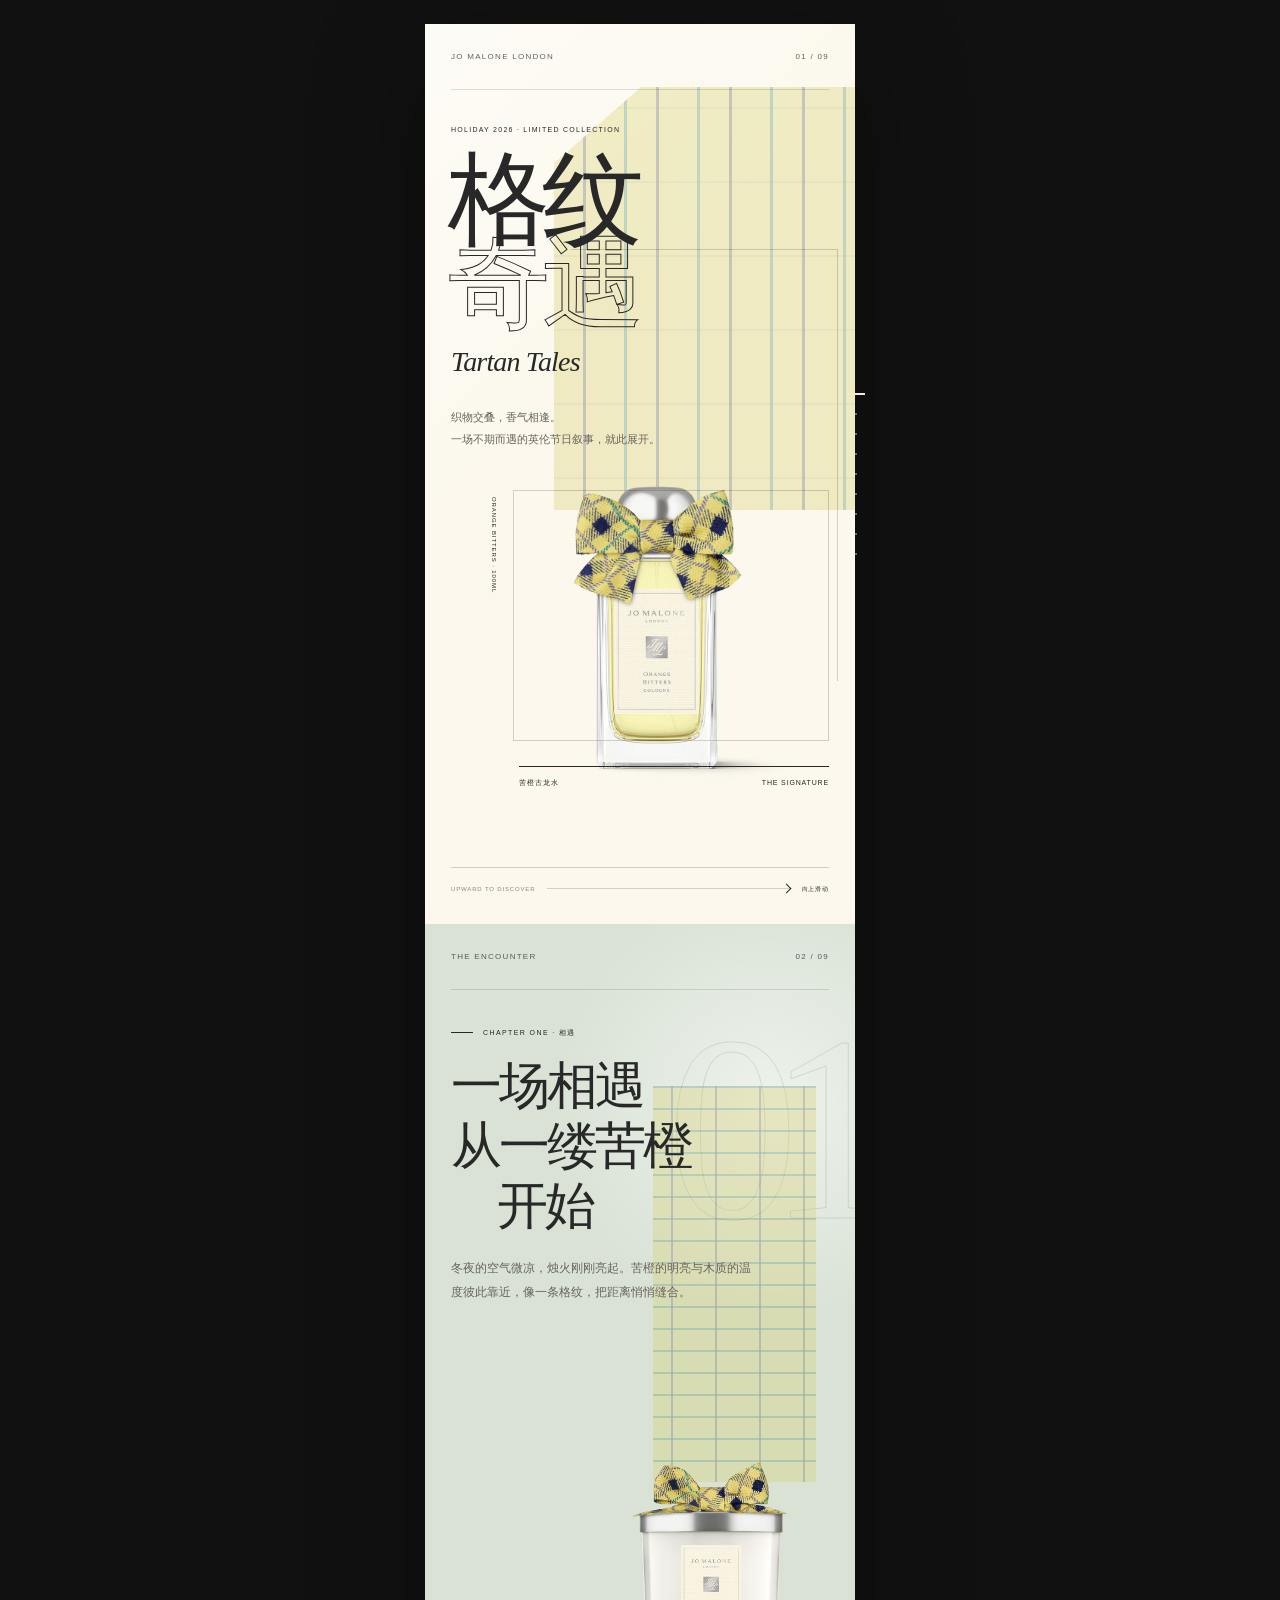
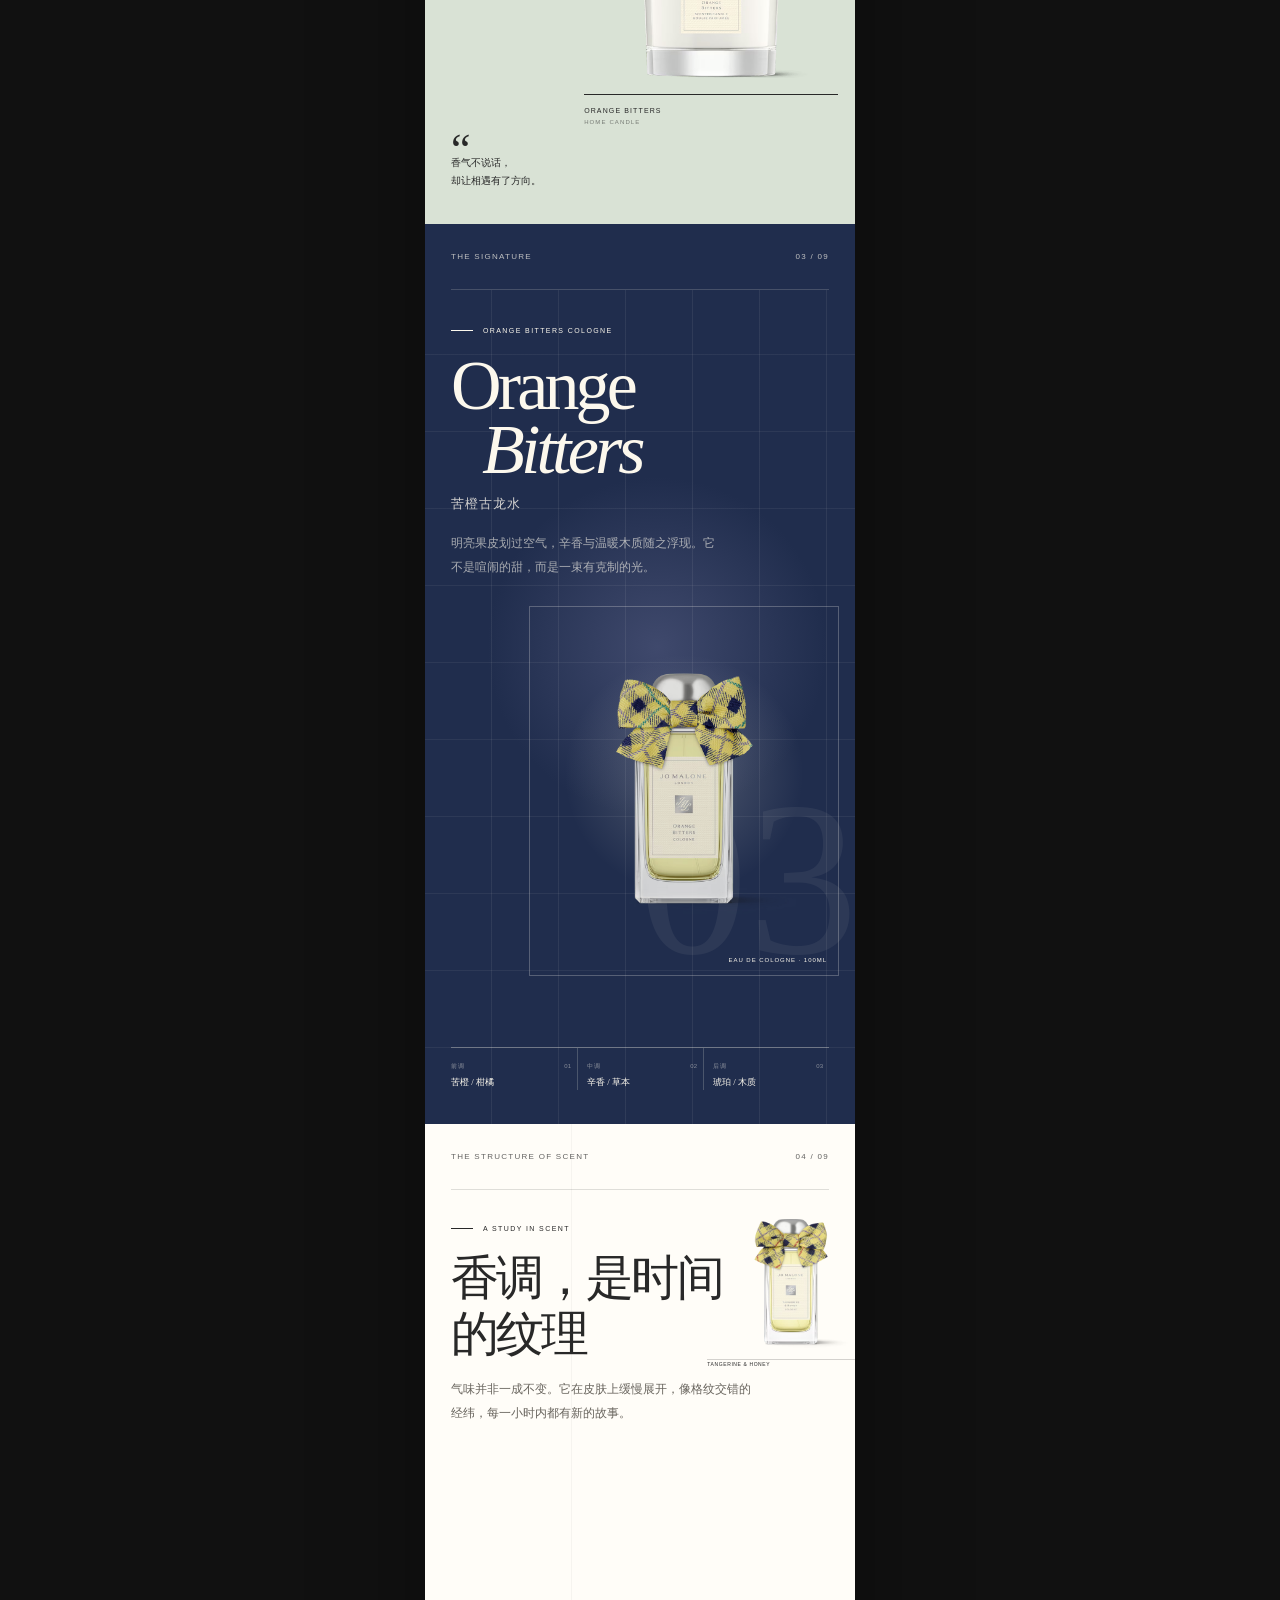
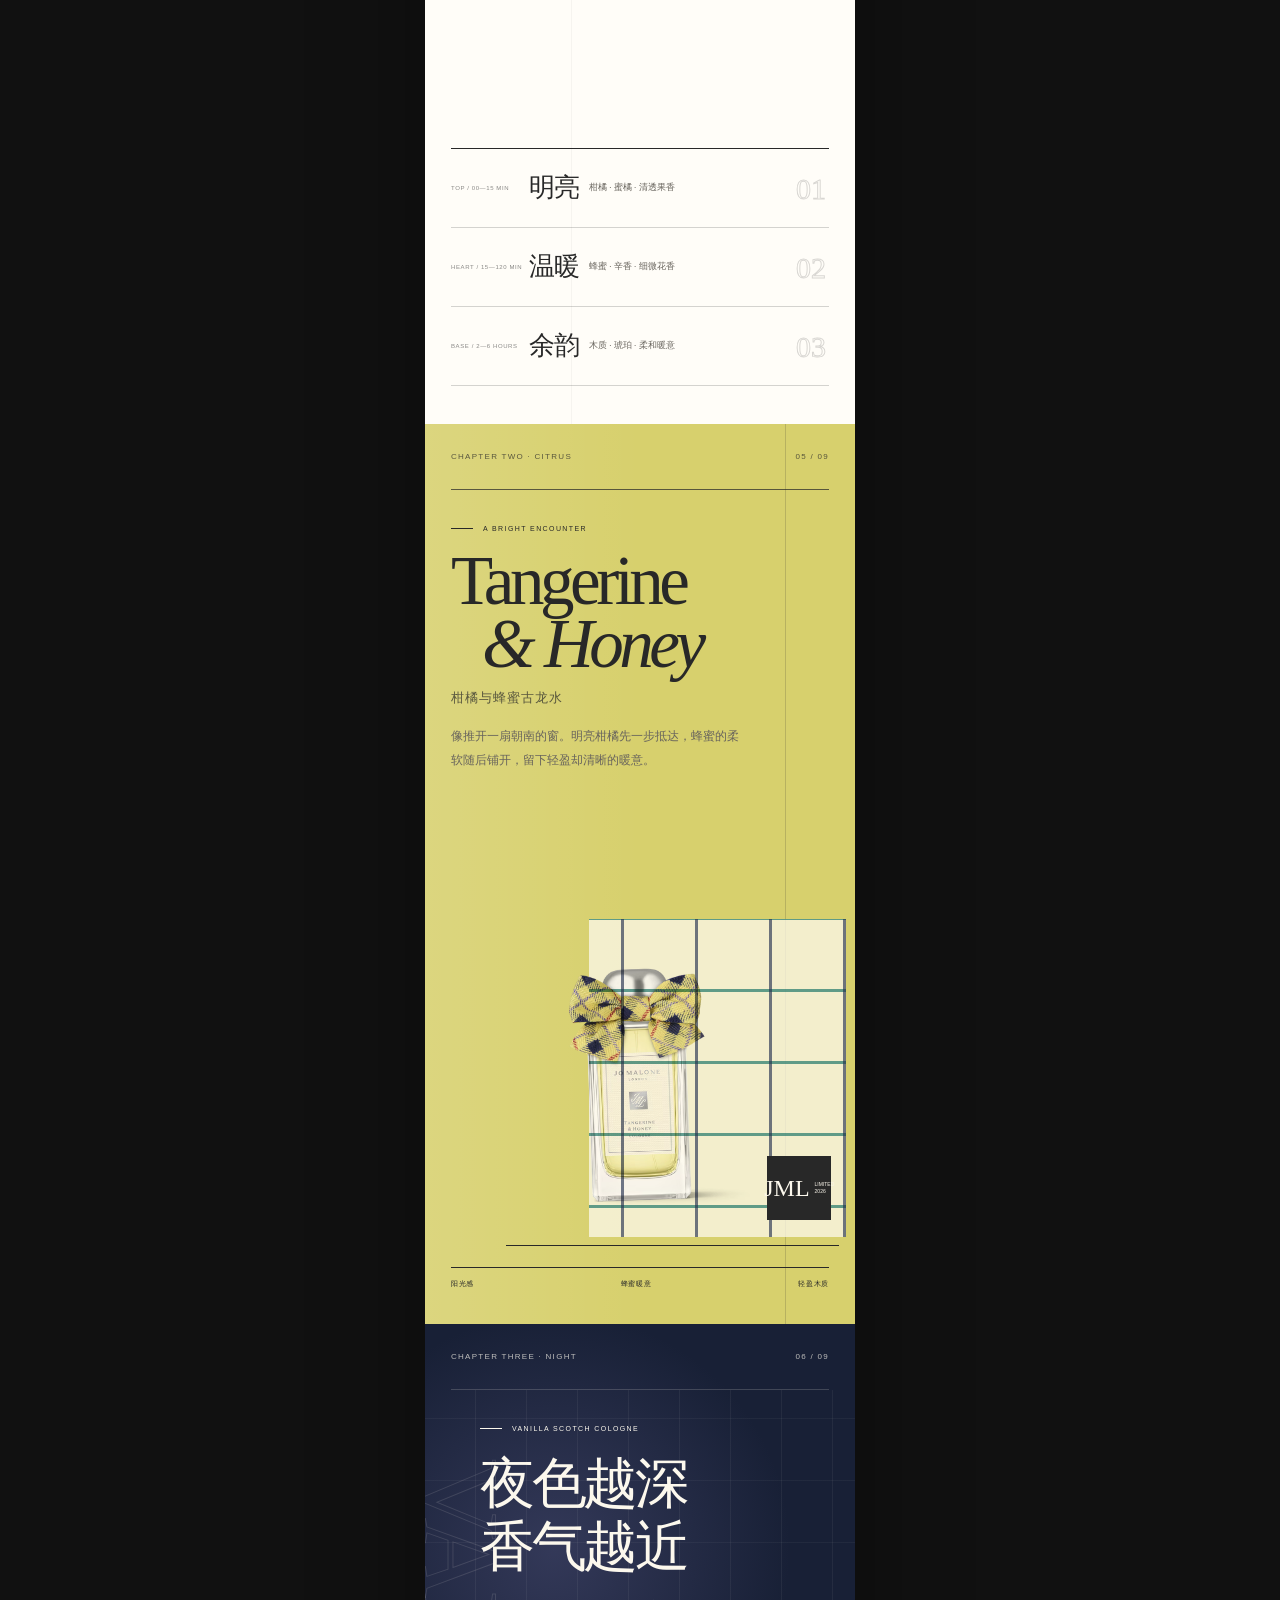
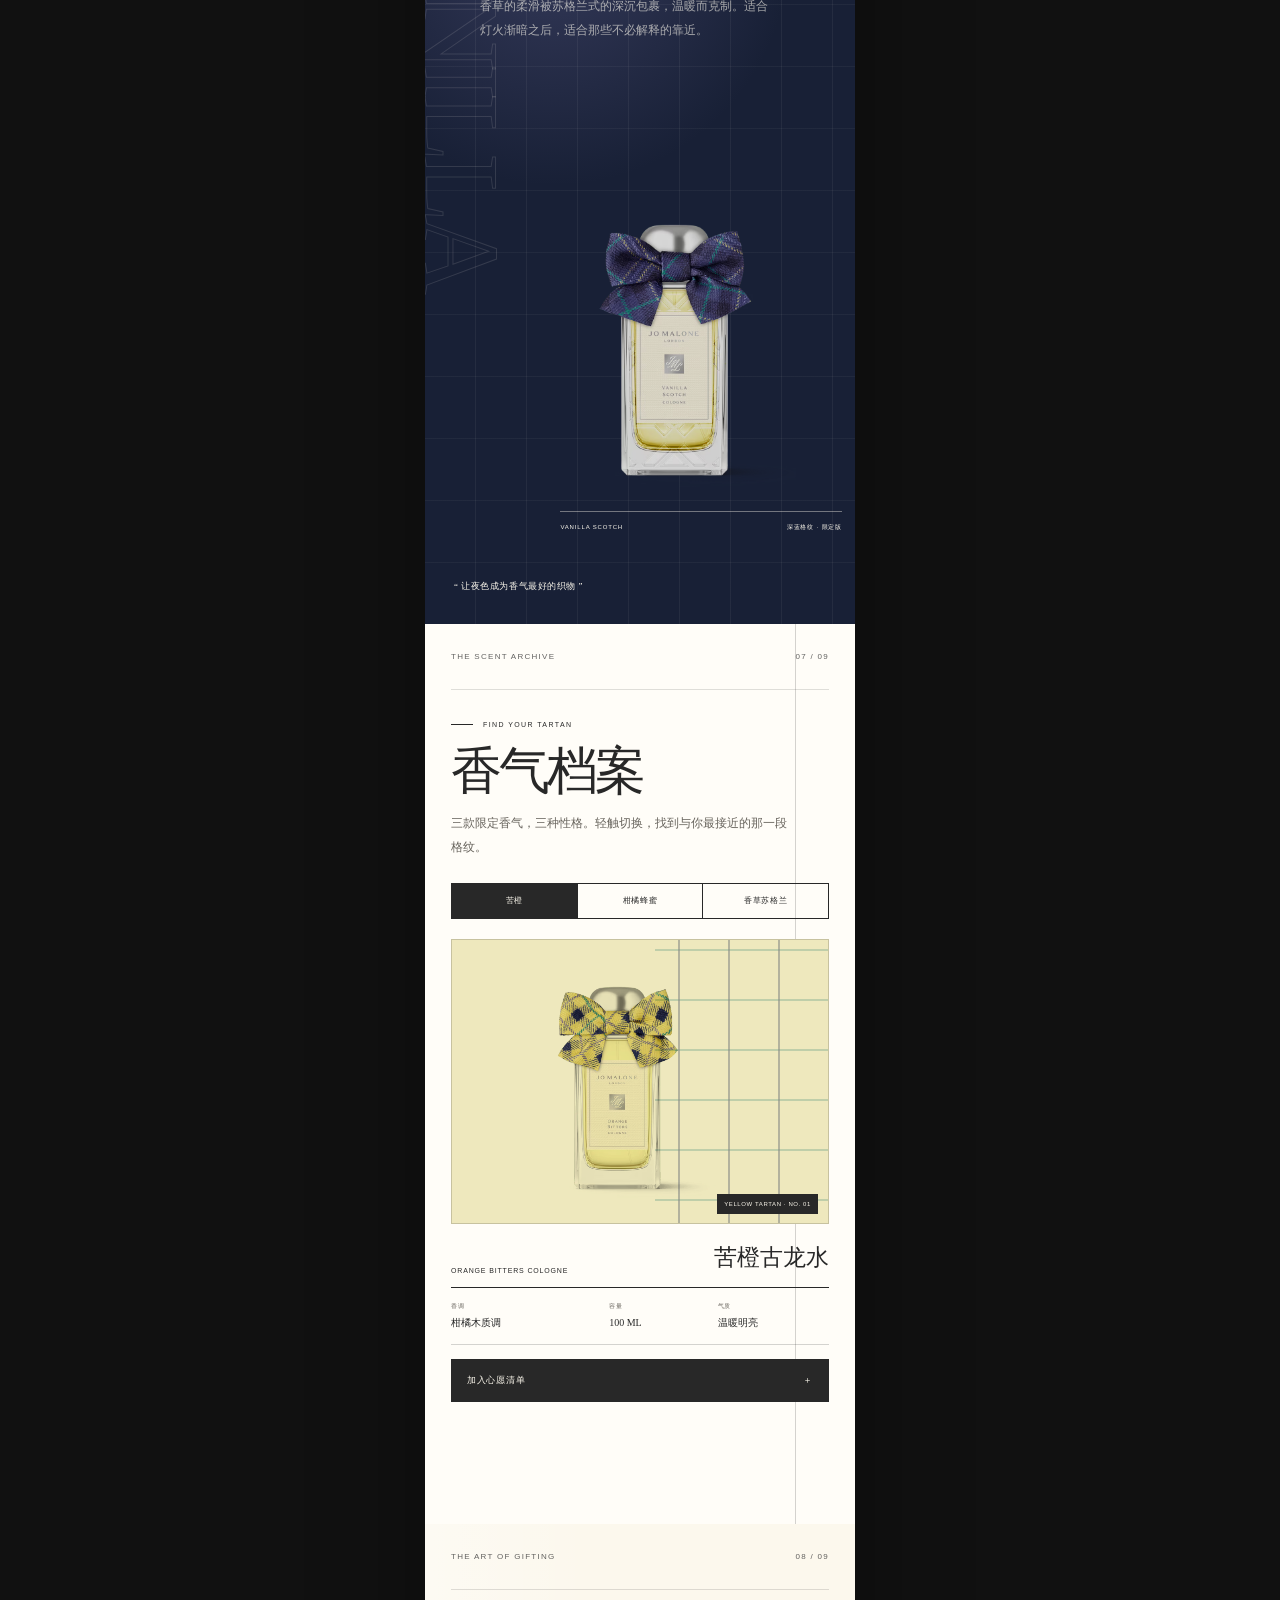
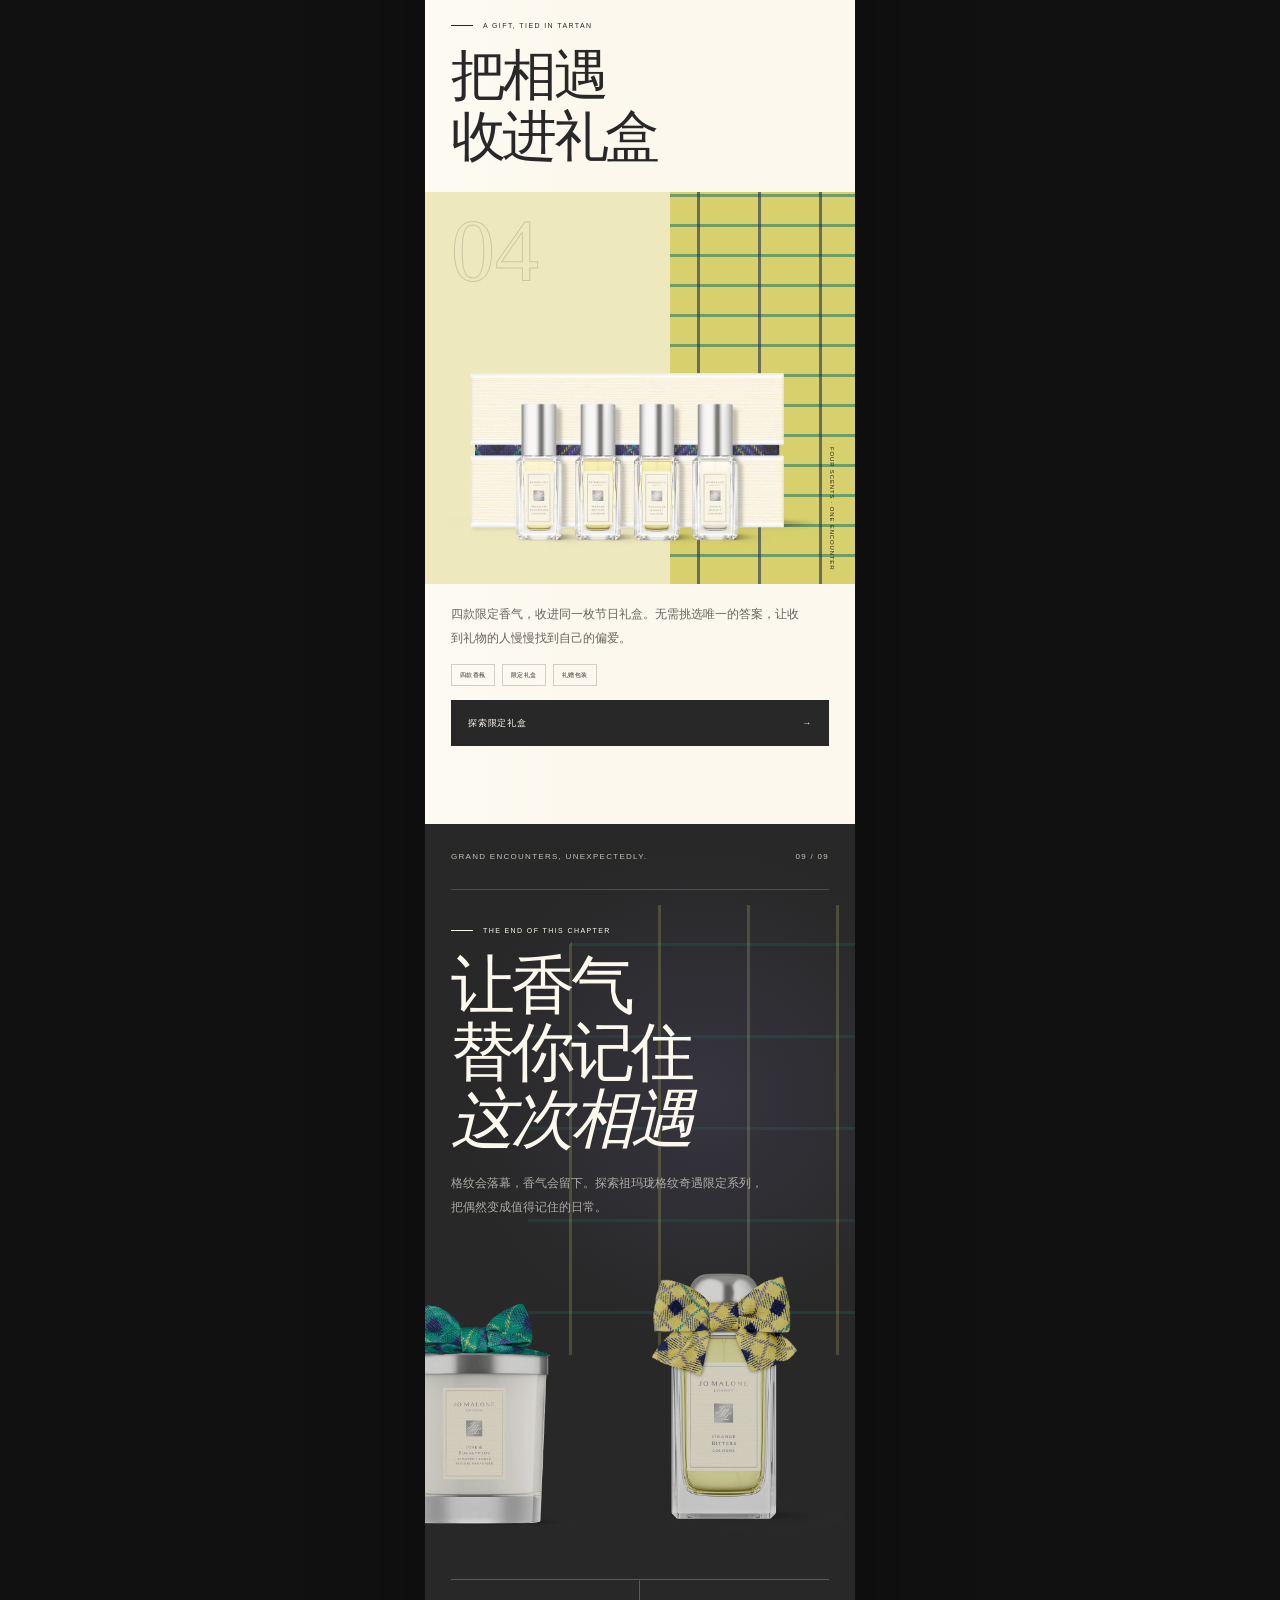
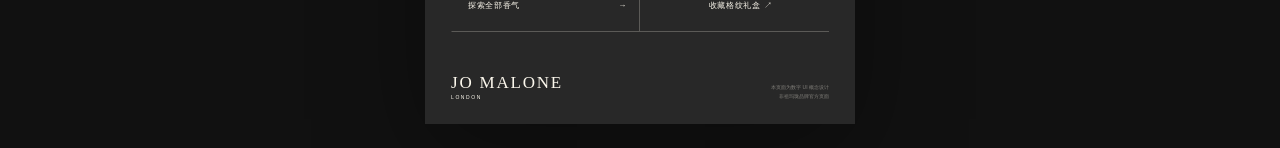
<file: h5/index.html>
<!doctype html>
<html lang="zh-CN">
<head>
  <meta charset="utf-8">
  <meta name="viewport" content="width=device-width, initial-scale=1, viewport-fit=cover">
  <meta name="theme-color" content="#fcf8ed">
  <meta name="description" content="祖玛珑格纹奇遇系列产品介绍 H5，一场关于织物、香气与偶然相遇的移动端叙事。">
  <title>祖玛珑 · 格纹奇遇 | 产品介绍 H5</title>
  <link rel="stylesheet" href="styles.css">
</head>
<body>
  <div class="page-progress" aria-hidden="true"><span></span></div>
  <aside class="page-dots" aria-label="页面导航">
    <button class="is-active" type="button" data-go="0" aria-label="第1页：封面"></button>
    <button type="button" data-go="1" aria-label="第2页：相遇"></button>
    <button type="button" data-go="2" aria-label="第3页：苦橙"></button>
    <button type="button" data-go="3" aria-label="第4页：香调"></button>
    <button type="button" data-go="4" aria-label="第5页：柑橘与蜂蜜"></button>
    <button type="button" data-go="5" aria-label="第6页：香草苏格兰"></button>
    <button type="button" data-go="6" aria-label="第7页：香气档案"></button>
    <button type="button" data-go="7" aria-label="第8页：礼盒"></button>
    <button type="button" data-go="8" aria-label="第9页：结尾"></button>
  </aside>

  <main class="h5">
    <section class="h5-page cover page--light" data-page="0" data-theme="light" aria-label="第1页 封面">
      <header class="page-head">
        <span>JO MALONE LONDON</span>
        <span>01 / 09</span>
      </header>

      <div class="cover-plaid" aria-hidden="true"></div>
      <div class="cover-frame" aria-hidden="true"></div>
      <div class="cover-copy">
        <p class="micro reveal">HOLIDAY 2026 · LIMITED COLLECTION</p>
        <h1 class="reveal">
          <span>格纹</span>
          <span class="outline-type">奇遇</span>
        </h1>
        <p class="cover-english reveal">Tartan Tales</p>
        <p class="cover-intro reveal">织物交叠，香气相逢。<br>一场不期而遇的英伦节日叙事，就此展开。</p>
      </div>

      <figure class="cover-product reveal">
        <span class="vertical-label">ORANGE BITTERS · 100ML</span>
        <img src="assets/cologne-orange.png" alt="格纹奇遇系列苦橙古龙水">
        <figcaption>
          <span>苦橙古龙水</span>
          <span>THE SIGNATURE</span>
        </figcaption>
      </figure>

      <div class="cover-foot reveal">
        <span>UPWARD TO DISCOVER</span>
        <span class="scroll-line"></span>
        <span>向上滑动</span>
      </div>
    </section>

    <section class="h5-page origin page--light" data-page="1" data-theme="light" aria-label="第2页 相遇">
      <header class="page-head">
        <span>THE ENCOUNTER</span>
        <span>02 / 09</span>
      </header>

      <div class="origin-number" aria-hidden="true">01</div>
      <div class="origin-block" aria-hidden="true"></div>
      <div class="origin-copy">
        <p class="section-label reveal">CHAPTER ONE · 相遇</p>
        <h2 class="reveal">一场相遇<span>从一缕苦橙</span><span>开始</span></h2>
        <p class="body-copy reveal">冬夜的空气微凉，烛火刚刚亮起。苦橙的明亮与木质的温度彼此靠近，像一条格纹，把距离悄悄缝合。</p>
      </div>

      <figure class="origin-product reveal">
        <div class="image-fade"></div>
        <img src="assets/candle-orange.png" alt="苦橙香氛蜡烛">
        <figcaption>ORANGE BITTERS<br><small>HOME CANDLE</small></figcaption>
      </figure>

      <div class="origin-quote reveal">
        <span>“</span>
        <p>香气不说话，<br>却让相遇有了方向。</p>
      </div>
    </section>

    <section class="h5-page bitters page--dark" data-page="2" data-theme="dark" aria-label="第3页 苦橙">
      <header class="page-head">
        <span>THE SIGNATURE</span>
        <span>03 / 09</span>
      </header>

      <div class="bitters-lines" aria-hidden="true"></div>
      <div class="bitters-index" aria-hidden="true">03</div>

      <div class="bitters-copy">
        <p class="section-label reveal">ORANGE BITTERS COLOGNE</p>
        <h2 class="reveal"><span>Orange</span><em>Bitters</em></h2>
        <p class="cn-title reveal">苦橙古龙水</p>
        <p class="body-copy body-copy--light reveal">明亮果皮划过空气，辛香与温暖木质随之浮现。它不是喧闹的甜，而是一束有克制的光。</p>
      </div>

      <div class="bitters-stage reveal">
        <div class="product-halo" aria-hidden="true"></div>
        <img src="assets/cologne-orange.png" alt="苦橙古龙水">
        <span>EAU DE COLOGNE · 100ML</span>
      </div>

      <div class="bitters-notes reveal">
        <div><span>01</span><p>前调</p><strong>苦橙 / 柑橘</strong></div>
        <div><span>02</span><p>中调</p><strong>辛香 / 草本</strong></div>
        <div><span>03</span><p>后调</p><strong>琥珀 / 木质</strong></div>
      </div>
    </section>

    <section class="h5-page structure page--light" data-page="3" data-theme="light" aria-label="第4页 香调结构">
      <header class="page-head">
        <span>THE STRUCTURE OF SCENT</span>
        <span>04 / 09</span>
      </header>

      <div class="structure-title">
        <p class="section-label reveal">A STUDY IN SCENT</p>
        <h2 class="reveal">香调，是时间的纹理</h2>
        <p class="body-copy reveal">气味并非一成不变。它在皮肤上缓慢展开，像格纹交错的经纬，每一小时内都有新的故事。</p>
      </div>

      <figure class="structure-image reveal">
        <img src="assets/cologne-tangerine.png" alt="柑橘与蜂蜜古龙水">
        <figcaption>TANGERINE &amp; HONEY</figcaption>
      </figure>

      <div class="note-layers">
        <article class="note-layer reveal">
          <span>TOP / 00—15 MIN</span>
          <h3>明亮</h3>
          <p>柑橘 · 蜜橘 · 清透果香</p>
          <b>01</b>
        </article>
        <article class="note-layer reveal">
          <span>HEART / 15—120 MIN</span>
          <h3>温暖</h3>
          <p>蜂蜜 · 辛香 · 细微花香</p>
          <b>02</b>
        </article>
        <article class="note-layer reveal">
          <span>BASE / 2—6 HOURS</span>
          <h3>余韵</h3>
          <p>木质 · 琥珀 · 柔和暖意</p>
          <b>03</b>
        </article>
      </div>
    </section>

    <section class="h5-page citrus page--yellow" data-page="4" data-theme="light" aria-label="第5页 柑橘与蜂蜜">
      <header class="page-head">
        <span>CHAPTER TWO · CITRUS</span>
        <span>05 / 09</span>
      </header>

      <div class="citrus-copy">
        <p class="section-label reveal">A BRIGHT ENCOUNTER</p>
        <h2 class="reveal">Tangerine<br><em>&amp; Honey</em></h2>
        <p class="cn-title reveal">柑橘与蜂蜜古龙水</p>
        <p class="body-copy reveal">像推开一扇朝南的窗。明亮柑橘先一步抵达，蜂蜜的柔软随后铺开，留下轻盈却清晰的暖意。</p>
      </div>

      <div class="citrus-product reveal">
        <div class="citrus-plaid" aria-hidden="true"></div>
        <img src="assets/cologne-tangerine.png" alt="柑橘与蜂蜜古龙水">
        <div class="citrus-seal">
          <span>JML</span>
          <small>LIMITED<br>2026</small>
        </div>
      </div>

      <div class="citrus-foot reveal">
        <span>阳光感</span>
        <span>蜂蜜暖意</span>
        <span>轻盈木质</span>
      </div>
    </section>

    <section class="h5-page vanilla page--dark" data-page="5" data-theme="dark" aria-label="第6页 香草苏格兰">
      <header class="page-head">
        <span>CHAPTER THREE · NIGHT</span>
        <span>06 / 09</span>
      </header>

      <div class="vanilla-word" aria-hidden="true">VANILLA</div>
      <div class="vanilla-grid" aria-hidden="true"></div>

      <div class="vanilla-copy">
        <p class="section-label reveal">VANILLA SCOTCH COLOGNE</p>
        <h2 class="reveal">夜色越深<br>香气越近</h2>
        <p class="body-copy body-copy--light reveal">香草的柔滑被苏格兰式的深沉包裹，温暖而克制。适合灯火渐暗之后，适合那些不必解释的靠近。</p>
      </div>

      <figure class="vanilla-product reveal">
        <img src="assets/cologne-vanilla.png" alt="香草苏格兰古龙水">
        <figcaption>
          <span>VANILLA SCOTCH</span>
          <span>深蓝格纹 · 限定版</span>
        </figcaption>
      </figure>

      <p class="vanilla-line reveal">“ 让夜色成为香气最好的织物 ”</p>
    </section>

    <section class="h5-page archive page--light" data-page="6" data-theme="light" aria-label="第7页 香气档案">
      <header class="page-head">
        <span>THE SCENT ARCHIVE</span>
        <span>07 / 09</span>
      </header>

      <div class="archive-title">
        <p class="section-label reveal">FIND YOUR TARTAN</p>
        <h2 class="reveal">香气档案</h2>
        <p class="body-copy reveal">三款限定香气，三种性格。轻触切换，找到与你最接近的那一段格纹。</p>
      </div>

      <div class="scent-tabs reveal" role="tablist" aria-label="选择香型">
        <button class="is-active" type="button" role="tab" aria-selected="true" data-scent="orange">苦橙</button>
        <button type="button" role="tab" aria-selected="false" data-scent="tangerine">柑橘蜂蜜</button>
        <button type="button" role="tab" aria-selected="false" data-scent="vanilla">香草苏格兰</button>
      </div>

      <div class="archive-stage reveal" data-stage>
        <div class="archive-plaid" aria-hidden="true"></div>
        <img src="assets/cologne-orange.png" alt="苦橙古龙水" data-archive-image>
        <span class="archive-edition" data-archive-edition>YELLOW TARTAN · NO. 01</span>
      </div>

      <div class="archive-details">
        <div class="archive-name reveal">
          <p data-archive-en>ORANGE BITTERS COLOGNE</p>
          <h3 data-archive-name>苦橙古龙水</h3>
        </div>
        <div class="archive-specs reveal">
          <div><span>香调</span><strong data-archive-family>柑橘木质调</strong></div>
          <div><span>容量</span><strong>100 ML</strong></div>
          <div><span>气质</span><strong data-archive-mood>温暖明亮</strong></div>
        </div>
        <button class="archive-cta reveal" type="button" data-add-product>加入心愿清单 <span>＋</span></button>
      </div>
    </section>

    <section class="h5-page gift page--light" data-page="7" data-theme="light" aria-label="第8页 限定礼盒">
      <header class="page-head">
        <span>THE ART OF GIFTING</span>
        <span>08 / 09</span>
      </header>

      <div class="gift-title">
        <p class="section-label reveal">A GIFT, TIED IN TARTAN</p>
        <h2 class="reveal">把相遇<br>收进礼盒</h2>
      </div>

      <div class="gift-stage reveal">
        <div class="gift-band" aria-hidden="true"></div>
        <div class="gift-image">
          <img src="assets/gift-set.png" alt="格纹奇遇香氛礼盒，内含四款迷你古龙水">
        </div>
        <span class="gift-count">04</span>
        <span class="gift-caption">FOUR SCENTS · ONE ENCOUNTER</span>
      </div>

      <div class="gift-info">
        <p class="body-copy reveal">四款限定香气，收进同一枚节日礼盒。无需挑选唯一的答案，让收到礼物的人慢慢找到自己的偏爱。</p>
        <div class="gift-chips reveal">
          <span>四款香氛</span>
          <span>限定礼盒</span>
          <span>礼赠包装</span>
        </div>
        <button class="primary-cta reveal" type="button" data-add-gift>探索限定礼盒 <span>→</span></button>
      </div>
    </section>

    <section class="h5-page finale page--dark" data-page="8" data-theme="dark" aria-label="第9页 结尾">
      <header class="page-head">
        <span>GRAND ENCOUNTERS, UNEXPECTEDLY.</span>
        <span>09 / 09</span>
      </header>

      <div class="finale-plaid" aria-hidden="true"></div>
      <div class="finale-copy">
        <p class="section-label reveal">THE END OF THIS CHAPTER</p>
        <h2 class="reveal">让香气<br>替你记住<br><em>这次相遇</em></h2>
        <p class="body-copy body-copy--light reveal">格纹会落幕，香气会留下。探索祖玛珑格纹奇遇限定系列，把偶然变成值得记住的日常。</p>
      </div>

      <div class="finale-products reveal" aria-label="格纹奇遇系列产品">
        <img src="assets/candle-pine.png" alt="松木与尤加利香氛蜡烛">
        <img src="assets/cologne-orange.png" alt="苦橙古龙水">
        <img src="assets/cologne-vanilla.png" alt="香草苏格兰古龙水">
      </div>

      <div class="finale-actions reveal">
        <a class="primary-cta primary-cta--light" href="#archive" data-jump="6">探索全部香气 <span>→</span></a>
        <button type="button" data-add-gift>收藏格纹礼盒 <span>↗</span></button>
      </div>

      <footer class="finale-footer">
        <div class="finale-wordmark">
          <span>JO MALONE</span>
          <small>LONDON</small>
        </div>
        <p>本页面为数字 UI 概念设计<br>非祖玛珑品牌官方页面</p>
      </footer>
    </section>
  </main>

  <div class="h5-toast" role="status" aria-live="polite">
    <span></span>
    <button type="button" aria-label="关闭提示">×</button>
  </div>

  <script src="script.js"></script>
</body>
</html>
</file>
<file: h5/styles.css>
:root {
  --ivory: #fcf8ed;
  --paper: #fffdf8;
  --ink: #282828;
  --ink-soft: #68645d;
  --navy: #202d4d;
  --green: #187365;
  --green-soft: #d9e2d5;
  --yellow: #d7d06d;
  --yellow-soft: #eee8bd;
  --line: rgba(40, 40, 40, 0.2);
  --line-light: rgba(252, 248, 237, 0.24);
  --serif: "Noto Serif SC", "Bodoni MT", Didot, "Times New Roman", serif;
  --sans: "Noto Sans SC", "Microsoft YaHei UI", Arial, sans-serif;
  --pad: 26px;
  --page-h: 100svh;
}

* {
  box-sizing: border-box;
  border-radius: 0 !important;
}

html {
  scroll-behavior: smooth;
  scroll-snap-type: y mandatory;
  background: #111;
}

body {
  margin: 0;
  color: var(--ink);
  background: #111;
  font-family: var(--sans);
  font-size: 12px;
  line-height: 1.7;
  -webkit-font-smoothing: antialiased;
  text-rendering: optimizeLegibility;
  overscroll-behavior-y: none;
}

body::-webkit-scrollbar {
  width: 0;
  height: 0;
}

button,
a {
  color: inherit;
}

button {
  padding: 0;
  border: 0;
  background: transparent;
  font: inherit;
  cursor: pointer;
}

a {
  text-decoration: none;
}

img {
  display: block;
  max-width: 100%;
}

h1,
h2,
h3,
p,
figure {
  margin: 0;
}

::selection {
  color: var(--ivory);
  background: var(--ink);
}

.h5 {
  width: 100%;
  max-width: 430px;
  margin: 0 auto;
  overflow: clip;
  background: var(--ivory);
}

.h5-page {
  position: relative;
  min-height: var(--page-h);
  padding: 0 var(--pad) 30px;
  overflow: hidden;
  scroll-snap-align: start;
  scroll-snap-stop: always;
}

.page--light {
  color: var(--ink);
  background: var(--ivory);
}

.page--dark {
  color: var(--ivory);
  background: var(--ink);
}

.page--yellow {
  color: var(--ink);
  background: var(--yellow);
}

.page-head {
  position: relative;
  z-index: 8;
  display: flex;
  align-items: center;
  justify-content: space-between;
  height: 66px;
  border-bottom: 1px solid currentColor;
  font-size: 8px;
  letter-spacing: 0.16em;
  line-height: 1;
  opacity: 0.72;
}

.page--light .page-head {
  border-bottom-color: var(--line);
}

.page--dark .page-head {
  border-bottom-color: var(--line-light);
}

.section-label {
  display: flex;
  align-items: center;
  gap: 10px;
  font-size: 7px;
  font-weight: 500;
  letter-spacing: 0.2em;
  line-height: 1.4;
}

.section-label::before {
  width: 22px;
  height: 1px;
  content: "";
  background: currentColor;
}

.body-copy {
  color: var(--ink-soft);
  font-family: var(--serif);
  font-size: 12px;
  line-height: 2;
}

.body-copy--light {
  color: rgba(252, 248, 237, 0.62);
}

.micro {
  font-size: 7px;
  letter-spacing: 0.18em;
}

.outline-type {
  color: transparent;
  -webkit-text-stroke: 1px var(--ink);
}

.reveal {
  opacity: 0;
  transform: translateY(24px);
  transition: opacity 800ms cubic-bezier(0.2, 0.72, 0.2, 1), transform 800ms cubic-bezier(0.2, 0.72, 0.2, 1);
}

.reveal.is-visible {
  opacity: 1;
  transform: translateY(0);
}

.capture-mode .reveal {
  opacity: 1 !important;
  transform: none !important;
  transition: none !important;
}

.page-progress {
  position: fixed;
  top: 0;
  right: 0;
  left: 0;
  z-index: 100;
  height: 2px;
}

.page-progress span {
  display: block;
  width: 0;
  height: 100%;
  background: currentColor;
  color: var(--ivory);
}

.page-dots {
  position: fixed;
  top: 50%;
  right: max(6px, calc(50vw - 209px));
  z-index: 80;
  display: flex;
  flex-direction: column;
  gap: 6px;
  color: var(--ivory);
  transform: translateY(-50%);
  mix-blend-mode: difference;
}

.page-dots button {
  width: 14px;
  height: 14px;
  padding: 6px;
  border: 0;
}

.page-dots button::before {
  display: block;
  width: 2px;
  height: 2px;
  margin: auto;
  content: "";
  background: currentColor;
  transition: width 220ms ease, opacity 220ms ease;
  opacity: 0.42;
}

.page-dots button.is-active::before {
  width: 10px;
  opacity: 1;
}

.h5-toast {
  position: fixed;
  right: max(20px, calc(50vw - 195px));
  bottom: 24px;
  left: max(20px, calc(50vw - 195px));
  z-index: 120;
  display: flex;
  align-items: center;
  justify-content: space-between;
  min-height: 48px;
  padding: 0 16px;
  color: var(--ivory);
  background: var(--ink);
  border: 1px solid rgba(252, 248, 237, 0.22);
  opacity: 0;
  pointer-events: none;
  transform: translateY(18px);
  transition: opacity 250ms ease, transform 250ms ease;
}

.h5-toast.is-visible {
  opacity: 1;
  pointer-events: auto;
  transform: translateY(0);
}

.h5-toast span {
  font-family: var(--serif);
  font-size: 12px;
}

.h5-toast button {
  color: var(--ivory);
  font-size: 19px;
}

/* 01 Cover */
.cover {
  display: flex;
  flex-direction: column;
  background:
    linear-gradient(135deg, rgba(255, 255, 255, 0.5), transparent 42%),
    var(--ivory);
}

.cover-plaid {
  position: absolute;
  top: 7%;
  right: -22%;
  width: 92%;
  height: 47%;
  background:
    repeating-linear-gradient(90deg, transparent 0 29px, rgba(32, 45, 77, 0.68) 29px 32px, transparent 32px 70px, rgba(24, 115, 101, 0.72) 70px 73px),
    repeating-linear-gradient(0deg, transparent 0 31px, rgba(40, 40, 40, 0.12) 31px 33px, transparent 33px 74px),
    var(--yellow);
  clip-path: polygon(22% 0, 100% 0, 100% 100%, 0 100%, 0 18%);
  opacity: 0.34;
}

.cover-frame {
  position: absolute;
  top: 25%;
  right: 4%;
  width: 62%;
  height: 48%;
  border-top: 1px solid var(--line);
  border-right: 1px solid var(--line);
}

.cover-copy {
  position: relative;
  z-index: 3;
  padding-top: 34px;
}

.cover h1 {
  margin: 22px 0 10px -3px;
  font-family: var(--serif);
  font-size: clamp(82px, 24vw, 102px);
  font-weight: 400;
  letter-spacing: -0.08em;
  line-height: 0.82;
}

.cover h1 span {
  display: block;
}

.cover-english {
  margin-top: 13px;
  font-family: var(--serif);
  font-size: 28px;
  font-style: italic;
  letter-spacing: -0.03em;
}

.cover-intro {
  margin-top: 20px;
  color: var(--ink-soft);
  font-family: var(--serif);
  font-size: 11px;
  line-height: 2;
}

.cover-product {
  position: relative;
  z-index: 5;
  align-self: flex-end;
  width: 91%;
  margin-top: -4px;
}

.cover-product::before {
  position: absolute;
  inset: 13% 0 14% 8%;
  content: "";
  border: 1px solid var(--line);
}

.cover-product img {
  position: relative;
  z-index: 2;
  width: 100%;
  mix-blend-mode: multiply;
  transform: scale(1.1);
  transform-origin: 50% 44%;
}

.cover-product figcaption {
  position: relative;
  z-index: 3;
  display: flex;
  justify-content: space-between;
  margin: -7% 0 0 10%;
  padding-top: 10px;
  border-top: 1px solid var(--ink);
  font-size: 7px;
  letter-spacing: 0.12em;
}

.vertical-label {
  position: absolute;
  top: 15%;
  left: 1%;
  z-index: 4;
  font-size: 6px;
  letter-spacing: 0.15em;
  writing-mode: vertical-rl;
}

.cover-foot {
  display: flex;
  align-items: center;
  gap: 12px;
  margin-top: auto;
  padding-top: 16px;
  border-top: 1px solid var(--line);
  font-size: 6px;
  letter-spacing: 0.14em;
}

.cover-foot span:first-child {
  opacity: 0.55;
}

.scroll-line {
  position: relative;
  flex: 1;
  height: 1px;
  background: var(--line);
}

.scroll-line::after {
  position: absolute;
  top: -3px;
  right: 0;
  width: 6px;
  height: 6px;
  border-top: 1px solid var(--ink);
  border-right: 1px solid var(--ink);
  content: "";
  transform: rotate(45deg);
}

/* 02 Origin */
.origin {
  background:
    radial-gradient(circle at 80% 20%, rgba(255, 255, 255, 0.55), transparent 28%),
    var(--green-soft);
}

.origin-number {
  position: absolute;
  top: 8%;
  right: -3%;
  color: transparent;
  font-family: var(--serif);
  font-size: 265px;
  letter-spacing: -0.12em;
  line-height: 1;
  -webkit-text-stroke: 1px rgba(40, 40, 40, 0.12);
}

.origin-block {
  position: absolute;
  top: 18%;
  right: 9%;
  width: 38%;
  height: 44%;
  background:
    repeating-linear-gradient(90deg, transparent 0 18px, rgba(32, 45, 77, 0.58) 18px 20px, transparent 20px 44px),
    repeating-linear-gradient(0deg, transparent 0 20px, rgba(24, 115, 101, 0.65) 20px 22px),
    var(--yellow);
  opacity: 0.33;
}

.origin-copy {
  position: relative;
  z-index: 4;
  width: 88%;
  padding-top: 38px;
}

.origin-copy h2 {
  margin: 18px 0 20px;
  font-family: var(--serif);
  font-size: clamp(40px, 12vw, 51px);
  font-weight: 400;
  letter-spacing: -0.06em;
  line-height: 1.18;
}

.origin-copy h2 span {
  display: block;
}

.origin-copy h2 span:last-child {
  margin-left: 46px;
}

.origin-copy .body-copy {
  width: 91%;
}

.origin-product {
  position: absolute;
  right: 4%;
  bottom: 96px;
  z-index: 5;
  width: 59%;
}

.origin-product img {
  width: 100%;
  mix-blend-mode: multiply;
  transform: scale(1.08);
}

.origin-product figcaption {
  padding-top: 10px;
  border-top: 1px solid var(--ink);
  font-size: 7px;
  letter-spacing: 0.16em;
  line-height: 1.6;
}

.origin-product small {
  font-size: 6px;
  opacity: 0.55;
}

.origin-quote {
  position: absolute;
  bottom: 34px;
  left: var(--pad);
  z-index: 6;
  width: 44%;
}

.origin-quote > span {
  display: block;
  height: 26px;
  font-family: var(--serif);
  font-size: 44px;
  line-height: 1;
}

.origin-quote p {
  font-family: var(--serif);
  font-size: 10px;
  line-height: 1.8;
}

/* 03 Bitters */
.bitters {
  background:
    radial-gradient(circle at 54% 47%, rgba(80, 88, 125, 0.65), transparent 32%),
    var(--navy);
}

.bitters-lines {
  position: absolute;
  inset: 66px 0 0;
  background:
    repeating-linear-gradient(90deg, transparent 0 66px, rgba(252, 248, 237, 0.07) 66px 67px),
    repeating-linear-gradient(0deg, transparent 0 76px, rgba(252, 248, 237, 0.06) 76px 77px);
}

.bitters-index {
  position: absolute;
  right: -3px;
  bottom: 15%;
  color: rgba(252, 248, 237, 0.06);
  font-family: var(--serif);
  font-size: 220px;
  line-height: 1;
}

.bitters-copy {
  position: relative;
  z-index: 4;
  padding-top: 36px;
}

.bitters-copy h2 {
  margin: 18px 0 -4px;
  font-family: var(--serif);
  font-size: clamp(54px, 16vw, 70px);
  font-weight: 400;
  letter-spacing: -0.055em;
  line-height: 0.92;
}

.bitters-copy h2 span,
.bitters-copy h2 em {
  display: block;
}

.bitters-copy h2 em {
  margin-left: 31px;
  font-weight: 400;
}

.cn-title {
  color: rgba(252, 248, 237, 0.8);
  font-family: var(--serif);
  font-size: 13px;
  letter-spacing: 0.08em;
}

.bitters .cn-title {
  margin: 14px 0 16px;
}

.bitters .body-copy {
  width: 71%;
}

.bitters-stage {
  position: absolute;
  right: 16px;
  bottom: 148px;
  z-index: 3;
  width: 72%;
  height: 370px;
  border: 1px solid rgba(252, 248, 237, 0.25);
}

.bitters-stage img {
  position: absolute;
  inset: 3% 0 8%;
  z-index: 2;
  width: 100%;
  height: 89%;
  object-fit: contain;
  mix-blend-mode: normal;
  filter: brightness(0.88) contrast(1.06);
}

.bitters-stage > span {
  position: absolute;
  right: 11px;
  bottom: 10px;
  z-index: 3;
  font-size: 6px;
  letter-spacing: 0.16em;
}

.product-halo {
  position: absolute;
  top: 10%;
  left: 50%;
  width: 260px;
  height: 260px;
  background: radial-gradient(circle, rgba(252, 248, 237, 0.22), transparent 65%);
  transform: translateX(-50%);
}

.bitters-notes {
  position: absolute;
  right: var(--pad);
  bottom: 34px;
  left: var(--pad);
  z-index: 4;
  display: grid;
  grid-template-columns: repeat(3, 1fr);
  border-top: 1px solid rgba(252, 248, 237, 0.32);
}

.bitters-notes > div {
  position: relative;
  padding: 13px 6px 0 0;
}

.bitters-notes > div + div {
  padding-left: 9px;
  border-left: 1px solid rgba(252, 248, 237, 0.2);
}

.bitters-notes span {
  position: absolute;
  top: 13px;
  right: 6px;
  font-size: 6px;
  opacity: 0.48;
}

.bitters-notes p {
  font-size: 6px;
  letter-spacing: 0.12em;
  opacity: 0.5;
}

.bitters-notes strong {
  display: block;
  margin-top: 4px;
  font-family: var(--serif);
  font-size: 9px;
  font-weight: 400;
}

/* 04 Structure */
.structure {
  background:
    linear-gradient(90deg, transparent 0 34%, rgba(40, 40, 40, 0.045) 34% 34.2%, transparent 34.2%),
    var(--paper);
}

.structure-title {
  position: relative;
  z-index: 5;
  width: 82%;
  padding-top: 34px;
}

.structure-title h2 {
  margin: 16px 0 14px;
  font-family: var(--serif);
  font-size: clamp(38px, 11vw, 48px);
  font-weight: 400;
  letter-spacing: -0.06em;
  line-height: 1.18;
}

.structure-image {
  position: absolute;
  top: 70px;
  right: -20px;
  z-index: 2;
  width: 39%;
}

.structure-image img {
  width: 100%;
  mix-blend-mode: multiply;
}

.structure-image figcaption {
  margin-top: -3px;
  border-top: 1px solid var(--line);
  font-size: 5px;
  letter-spacing: 0.12em;
}

.note-layers {
  position: absolute;
  right: var(--pad);
  bottom: 38px;
  left: var(--pad);
  z-index: 6;
  border-top: 1px solid var(--ink);
}

.note-layer {
  position: relative;
  display: grid;
  grid-template-columns: 78px 60px 1fr;
  align-items: center;
  min-height: 79px;
  border-bottom: 1px solid var(--line);
}

.note-layer > span {
  font-size: 6px;
  letter-spacing: 0.1em;
  opacity: 0.55;
}

.note-layer h3 {
  font-family: var(--serif);
  font-size: 26px;
  font-weight: 400;
  letter-spacing: -0.05em;
}

.note-layer p {
  color: var(--ink-soft);
  font-family: var(--serif);
  font-size: 9px;
}

.note-layer b {
  position: absolute;
  right: 3px;
  color: transparent;
  font-family: var(--serif);
  font-size: 30px;
  font-weight: 400;
  -webkit-text-stroke: 1px rgba(40, 40, 40, 0.18);
}

/* 05 Citrus */
.citrus {
  background:
    linear-gradient(90deg, rgba(255,255,255,0.12), transparent 50%),
    var(--yellow);
}

.citrus::before {
  position: absolute;
  top: 0;
  right: 16%;
  width: 1px;
  height: 100%;
  content: "";
  background: rgba(40, 40, 40, 0.18);
}

.citrus-copy {
  position: relative;
  z-index: 5;
  padding-top: 34px;
}

.citrus-copy h2 {
  margin: 16px 0 2px;
  font-family: var(--serif);
  font-size: clamp(54px, 16vw, 69px);
  font-weight: 400;
  letter-spacing: -0.065em;
  line-height: 0.92;
}

.citrus-copy h2 em {
  display: block;
  margin-left: 31px;
  font-weight: 400;
}

.citrus .cn-title {
  margin: 10px 0 15px;
  color: rgba(40, 40, 40, 0.72);
}

.citrus .body-copy {
  width: 78%;
}

.citrus-product {
  position: absolute;
  right: 2%;
  bottom: 74px;
  z-index: 3;
  width: 88%;
  height: 430px;
}

.citrus-product::after {
  position: absolute;
  right: 2%;
  bottom: 1%;
  left: 10%;
  height: 1px;
  content: "";
  background: var(--ink);
}

.citrus-plaid {
  position: absolute;
  right: 0;
  bottom: 3%;
  width: 68%;
  height: 74%;
  background:
    repeating-linear-gradient(90deg, transparent 0 32px, rgba(32, 45, 77, 0.64) 32px 35px, transparent 35px 74px),
    repeating-linear-gradient(0deg, transparent 0 29px, rgba(24, 115, 101, 0.68) 29px 32px, transparent 32px 72px),
    rgba(252, 248, 237, 0.75);
}

.citrus-product img {
  position: absolute;
  bottom: 4%;
  left: 4%;
  z-index: 2;
  width: 82%;
  mix-blend-mode: multiply;
  transform: rotate(-2deg);
}

.citrus-seal {
  position: absolute;
  right: 4%;
  bottom: 7%;
  z-index: 4;
  display: flex;
  width: 64px;
  height: 64px;
  align-items: center;
  justify-content: center;
  gap: 5px;
  color: var(--ivory);
  background: var(--ink);
}

.citrus-seal span {
  font-family: var(--serif);
  font-size: 24px;
}

.citrus-seal small {
  font-size: 5px;
  line-height: 1.4;
}

.citrus-foot {
  position: absolute;
  right: var(--pad);
  bottom: 34px;
  left: var(--pad);
  display: flex;
  justify-content: space-between;
  padding-top: 10px;
  border-top: 1px solid var(--ink);
  font-size: 7px;
  letter-spacing: 0.1em;
}

/* 06 Vanilla */
.vanilla {
  background:
    radial-gradient(circle at 30% 25%, rgba(85, 87, 131, 0.45), transparent 32%),
    #182036;
}

.vanilla-word {
  position: absolute;
  top: 15%;
  left: -5%;
  color: transparent;
  font-family: var(--serif);
  font-size: 112px;
  letter-spacing: -0.07em;
  line-height: 1;
  writing-mode: vertical-rl;
  -webkit-text-stroke: 1px rgba(252, 248, 237, 0.12);
}

.vanilla-grid {
  position: absolute;
  inset: 66px 0 0;
  background:
    repeating-linear-gradient(90deg, transparent 0 50px, rgba(252, 248, 237, 0.055) 50px 51px),
    repeating-linear-gradient(0deg, transparent 0 61px, rgba(252, 248, 237, 0.045) 61px 62px);
}

.vanilla-copy {
  position: relative;
  z-index: 5;
  padding: 34px 0 0 29px;
}

.vanilla-copy h2 {
  margin: 18px 0 16px;
  font-family: var(--serif);
  font-size: clamp(44px, 13vw, 55px);
  font-weight: 400;
  letter-spacing: -0.06em;
  line-height: 1.15;
}

.vanilla-copy .body-copy {
  width: 84%;
}

.vanilla-product {
  position: absolute;
  right: 3%;
  bottom: 92px;
  z-index: 4;
  width: 78%;
}

.vanilla-product img {
  width: 100%;
  filter: brightness(0.84) contrast(1.08);
}

.vanilla-product figcaption {
  display: flex;
  justify-content: space-between;
  margin: 0 0 0 16%;
  padding-top: 10px;
  border-top: 1px solid rgba(252, 248, 237, 0.4);
  font-size: 6px;
  letter-spacing: 0.14em;
}

.vanilla-line {
  position: absolute;
  bottom: 30px;
  left: 29px;
  z-index: 5;
  font-family: var(--serif);
  font-size: 9px;
  letter-spacing: 0.06em;
}

/* 07 Archive */
.archive {
  background: var(--paper);
}

.archive::before {
  position: absolute;
  top: 0;
  right: 59px;
  width: 1px;
  height: 100%;
  content: "";
  background: var(--line);
}

.archive-title {
  position: relative;
  z-index: 4;
  padding-top: 30px;
}

.archive-title h2 {
  margin: 13px 0 12px;
  font-family: var(--serif);
  font-size: clamp(42px, 12vw, 51px);
  font-weight: 400;
  letter-spacing: -0.06em;
  line-height: 1.1;
}

.archive-title .body-copy {
  width: 89%;
}

.scent-tabs {
  position: relative;
  z-index: 6;
  display: grid;
  grid-template-columns: repeat(3, 1fr);
  margin-top: 24px;
  border-top: 1px solid var(--ink);
  border-left: 1px solid var(--ink);
}

.scent-tabs button {
  min-height: 35px;
  border-right: 1px solid var(--ink);
  border-bottom: 1px solid var(--ink);
  font-size: 8px;
  letter-spacing: 0.08em;
  transition: color 180ms ease, background 180ms ease;
}

.scent-tabs button.is-active {
  color: var(--ivory);
  background: var(--ink);
}

.archive-stage {
  position: relative;
  z-index: 3;
  height: 285px;
  margin-top: 20px;
  overflow: hidden;
  background: var(--yellow-soft);
  border: 1px solid var(--line);
  transition: background 300ms ease;
}

.archive-stage[data-theme="tangerine"] {
  background: var(--yellow);
}

.archive-stage[data-theme="vanilla"] {
  background: var(--navy);
}

.archive-plaid {
  position: absolute;
  top: 0;
  right: 0;
  width: 46%;
  height: 100%;
  background:
    repeating-linear-gradient(90deg, transparent 0 23px, rgba(32, 45, 77, 0.55) 23px 25px, transparent 25px 50px),
    repeating-linear-gradient(0deg, transparent 0 22px, rgba(24, 115, 101, 0.42) 22px 24px, transparent 24px 50px);
  opacity: 0.52;
}

.archive-stage img {
  position: absolute;
  bottom: -3%;
  left: 8%;
  z-index: 2;
  width: 72%;
  height: 105%;
  object-fit: contain;
  mix-blend-mode: multiply;
  transition: opacity 180ms ease, transform 300ms cubic-bezier(0.2, 0.72, 0.2, 1);
}

.archive-stage.is-changing img {
  opacity: 0;
  transform: translateY(8px);
}

.archive-stage[data-theme="vanilla"] img {
  filter: brightness(0.9) contrast(1.05);
}

.archive-edition {
  position: absolute;
  right: 10px;
  bottom: 9px;
  z-index: 4;
  padding: 5px 7px;
  color: var(--ivory);
  background: var(--ink);
  font-size: 6px;
  letter-spacing: 0.1em;
}

.archive-details {
  position: relative;
  z-index: 4;
}

.archive-name {
  display: flex;
  align-items: flex-end;
  justify-content: space-between;
  gap: 20px;
  padding: 14px 0 10px;
  border-bottom: 1px solid var(--ink);
}

.archive-name p {
  font-size: 7px;
  letter-spacing: 0.12em;
}

.archive-name h3 {
  font-family: var(--serif);
  font-size: 23px;
  font-weight: 400;
  text-align: right;
}

.archive-specs {
  display: grid;
  grid-template-columns: 1.2fr 0.8fr 0.9fr;
  gap: 10px;
  padding: 13px 0;
  border-bottom: 1px solid var(--line);
}

.archive-specs div {
  display: flex;
  flex-direction: column;
  gap: 3px;
}

.archive-specs span {
  color: var(--ink-soft);
  font-size: 6px;
  letter-spacing: 0.1em;
}

.archive-specs strong {
  font-family: var(--serif);
  font-size: 10px;
  font-weight: 400;
}

.archive-cta {
  display: flex;
  width: 100%;
  min-height: 43px;
  align-items: center;
  justify-content: space-between;
  margin-top: 14px;
  padding: 0 16px;
  color: var(--ivory);
  background: var(--ink);
  font-size: 9px;
  letter-spacing: 0.08em;
}

/* 08 Gift */
.gift {
  background:
    linear-gradient(90deg, rgba(255, 255, 255, 0.35), transparent 38%),
    var(--ivory);
}

.gift-title {
  position: relative;
  z-index: 3;
  padding-top: 31px;
}

.gift-title h2 {
  margin: 14px 0 0;
  font-family: var(--serif);
  font-size: clamp(45px, 13vw, 55px);
  font-weight: 400;
  letter-spacing: -0.065em;
  line-height: 1.12;
}

.gift-stage {
  position: relative;
  z-index: 2;
  height: 392px;
  margin: 24px -26px 0;
  overflow: hidden;
  background: var(--yellow-soft);
}

.gift-band {
  position: absolute;
  top: 0;
  right: 0;
  width: 43%;
  height: 100%;
  background:
    repeating-linear-gradient(90deg, transparent 0 27px, rgba(32, 45, 77, 0.6) 27px 30px, transparent 30px 61px),
    repeating-linear-gradient(0deg, transparent 0 27px, rgba(24, 115, 101, 0.55) 27px 30px),
    var(--yellow);
}

.gift-image {
  position: absolute;
  top: 7%;
  right: 0;
  bottom: 8%;
  left: -6%;
  z-index: 2;
}

.gift-image img {
  width: 100%;
  height: 100%;
  object-fit: contain;
  mix-blend-mode: multiply;
  transform: scale(1.18);
}

.gift-count {
  position: absolute;
  top: 15px;
  left: 26px;
  z-index: 3;
  color: transparent;
  font-family: var(--serif);
  font-size: 88px;
  line-height: 1;
  -webkit-text-stroke: 1px rgba(40, 40, 40, 0.17);
}

.gift-caption {
  position: absolute;
  right: 18px;
  bottom: 14px;
  z-index: 3;
  font-size: 6px;
  letter-spacing: 0.14em;
  writing-mode: vertical-rl;
}

.gift-info {
  position: relative;
  z-index: 4;
}

.gift-info .body-copy {
  width: 94%;
  margin-top: 18px;
}

.gift-chips {
  display: flex;
  gap: 7px;
  margin: 14px 0;
}

.gift-chips span {
  padding: 5px 8px;
  border: 1px solid var(--line);
  font-size: 6px;
  letter-spacing: 0.08em;
}

.primary-cta {
  display: flex;
  width: 100%;
  min-height: 46px;
  align-items: center;
  justify-content: space-between;
  padding: 0 16px;
  color: var(--ivory);
  background: var(--ink);
  border: 1px solid var(--ink);
  font-size: 9px;
  letter-spacing: 0.09em;
  transition: color 200ms ease, background 200ms ease;
}

.primary-cta:hover {
  color: var(--ink);
  background: transparent;
}

/* 09 Finale */
.finale {
  background:
    radial-gradient(circle at 65% 30%, rgba(92, 84, 120, 0.28), transparent 35%),
    var(--ink);
}

.finale-plaid {
  position: absolute;
  top: 9%;
  right: -31%;
  width: 107%;
  height: 50%;
  background:
    repeating-linear-gradient(90deg, transparent 0 41px, rgba(215, 208, 109, 0.3) 41px 44px, transparent 44px 89px),
    repeating-linear-gradient(0deg, transparent 0 41px, rgba(24, 115, 101, 0.35) 41px 44px, transparent 44px 92px);
  opacity: 0.7;
  clip-path: polygon(16% 0, 100% 0, 100% 100%, 0 100%, 0 20%);
}

.finale-copy {
  position: relative;
  z-index: 4;
  padding-top: 36px;
}

.finale-copy h2 {
  margin: 16px 0 18px;
  font-family: var(--serif);
  font-size: clamp(54px, 15vw, 64px);
  font-weight: 400;
  letter-spacing: -0.065em;
  line-height: 1.05;
}

.finale-copy h2 em {
  font-weight: 400;
}

.finale-copy .body-copy {
  width: 83%;
}

.finale-products {
  position: absolute;
  right: -43%;
  bottom: 170px;
  z-index: 3;
  display: flex;
  width: 147%;
  align-items: flex-end;
  justify-content: center;
}

.finale-products img {
  width: 45%;
  filter: brightness(0.82) contrast(1.06);
}

.finale-products img:nth-child(2) {
  z-index: 2;
  width: 52%;
  margin: 0 -9%;
}

.finale-actions {
  position: absolute;
  right: var(--pad);
  bottom: 92px;
  left: var(--pad);
  z-index: 6;
  display: grid;
  grid-template-columns: 1fr 1fr;
  border-top: 1px solid var(--line-light);
}

.finale-actions a,
.finale-actions button {
  min-height: 52px;
  color: var(--ivory);
  border-bottom: 1px solid var(--line-light);
  font-size: 8px;
  letter-spacing: 0.08em;
}

.finale-actions a {
  display: flex;
  align-items: center;
  justify-content: space-between;
  padding-right: 12px;
  border-right: 1px solid var(--line-light);
}

.finale-actions button {
  padding-left: 12px;
}

.finale-footer {
  position: absolute;
  right: var(--pad);
  bottom: 24px;
  left: var(--pad);
  z-index: 6;
  display: flex;
  align-items: flex-end;
  justify-content: space-between;
}

.finale-wordmark {
  display: flex;
  flex-direction: column;
  font-family: var(--serif);
  line-height: 1;
  letter-spacing: 0.15em;
}

.finale-wordmark span {
  font-size: 17px;
}

.finale-wordmark small {
  margin-top: 4px;
  font-family: var(--sans);
  font-size: 5px;
  letter-spacing: 0.32em;
}

.finale-footer p {
  color: rgba(252, 248, 237, 0.42);
  font-size: 5px;
  line-height: 1.7;
  text-align: right;
}

.capture-mode .h5-page {
  height: 844px;
  min-height: 844px;
}

.capture-mode .page-dots {
  display: none;
}

@media (min-width: 600px) {
  body {
    padding: 24px 0;
  }

  .h5 {
    min-height: calc(100svh - 48px);
    box-shadow: 0 30px 100px rgba(0, 0, 0, 0.34);
  }

  .page-progress {
    right: max(0px, calc(50vw - 215px));
    left: max(0px, calc(50vw - 215px));
  }

  .page-dots {
    right: calc(50vw - 223px);
  }
}

@media (max-height: 740px) {
  .cover h1 {
    font-size: 77px;
  }

  .cover-product {
    width: 79%;
    margin-top: -10px;
  }

  .origin-product {
    width: 51%;
  }

  .bitters-stage {
    height: 320px;
  }

  .structure-image {
    width: 34%;
  }

  .note-layer {
    min-height: 69px;
  }

  .citrus-product {
    height: 370px;
  }

  .vanilla-product {
    width: 68%;
  }

  .archive-stage {
    height: 250px;
  }

  .gift-stage {
    height: 345px;
  }
}

@media (prefers-reduced-motion: reduce) {
  *,
  *::before,
  *::after {
    scroll-behavior: auto !important;
    transition-duration: 0.01ms !important;
    animation-duration: 0.01ms !important;
  }
}
</file>
